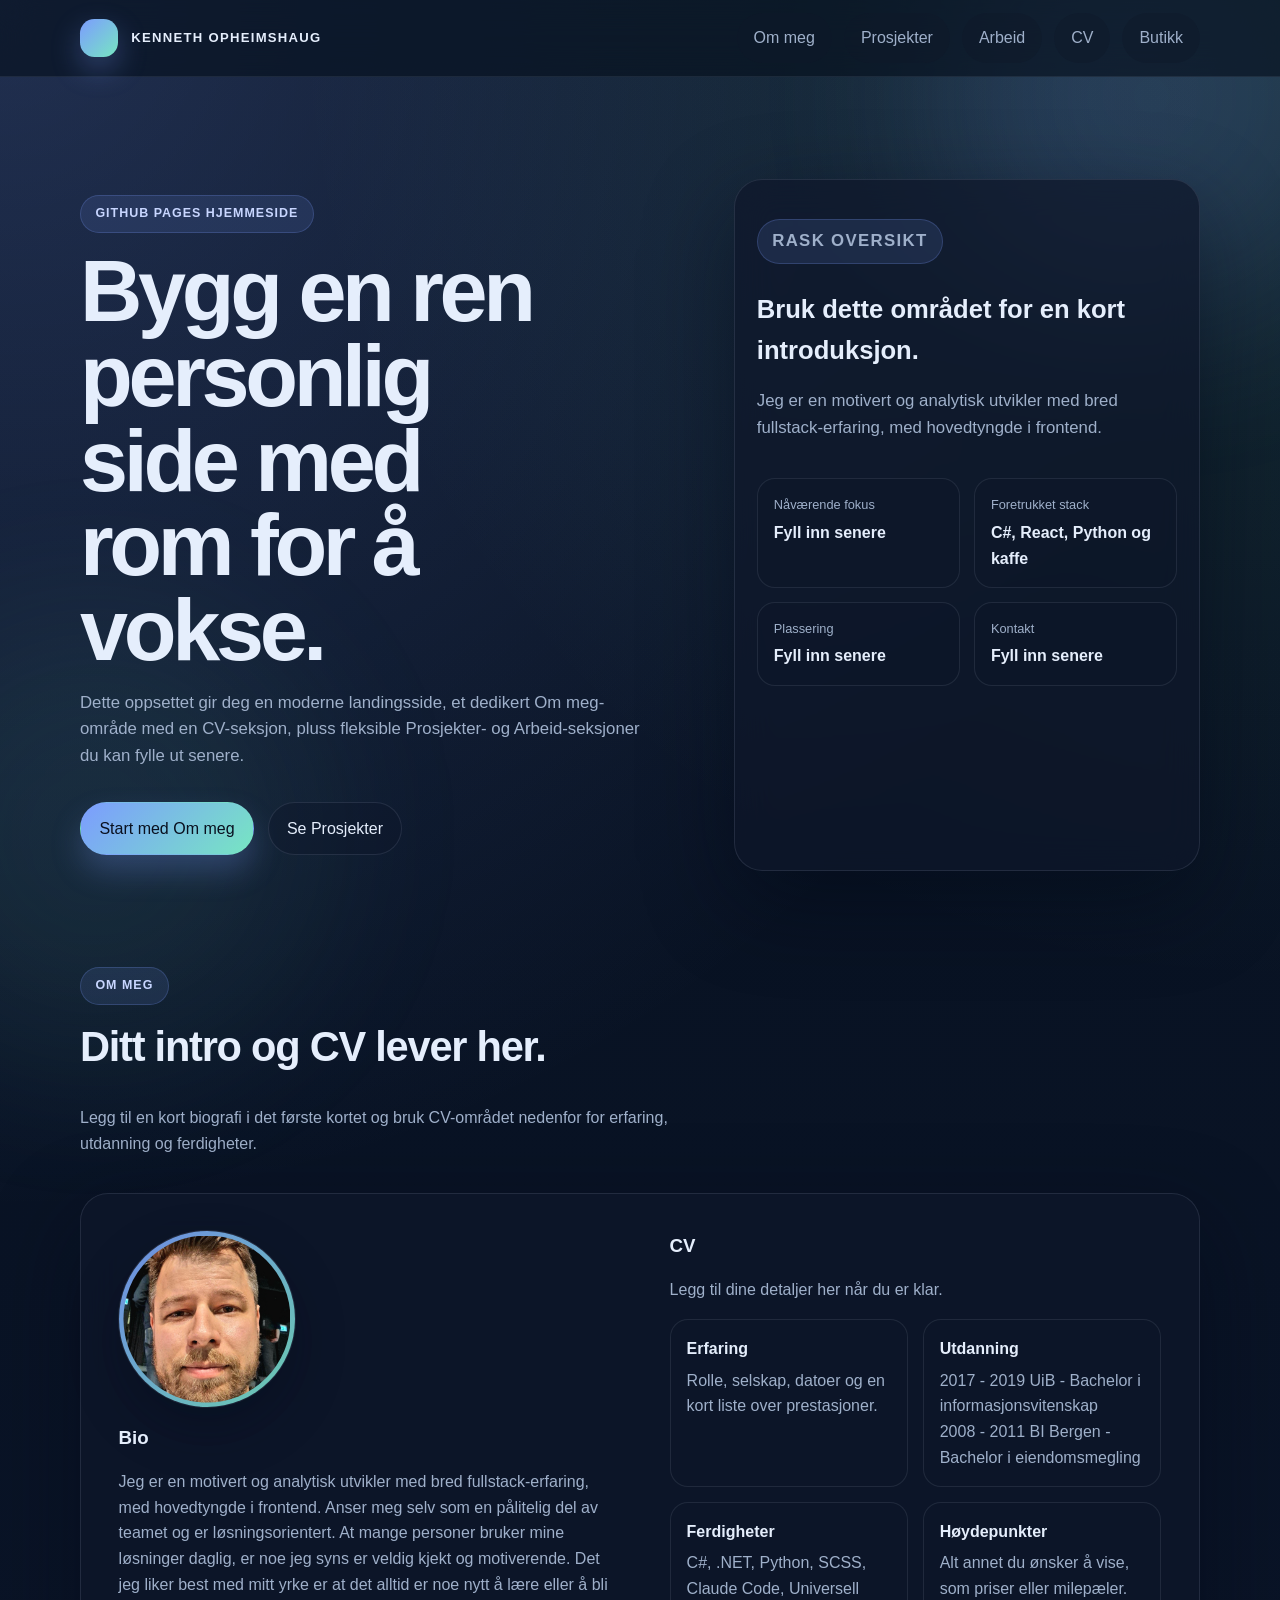
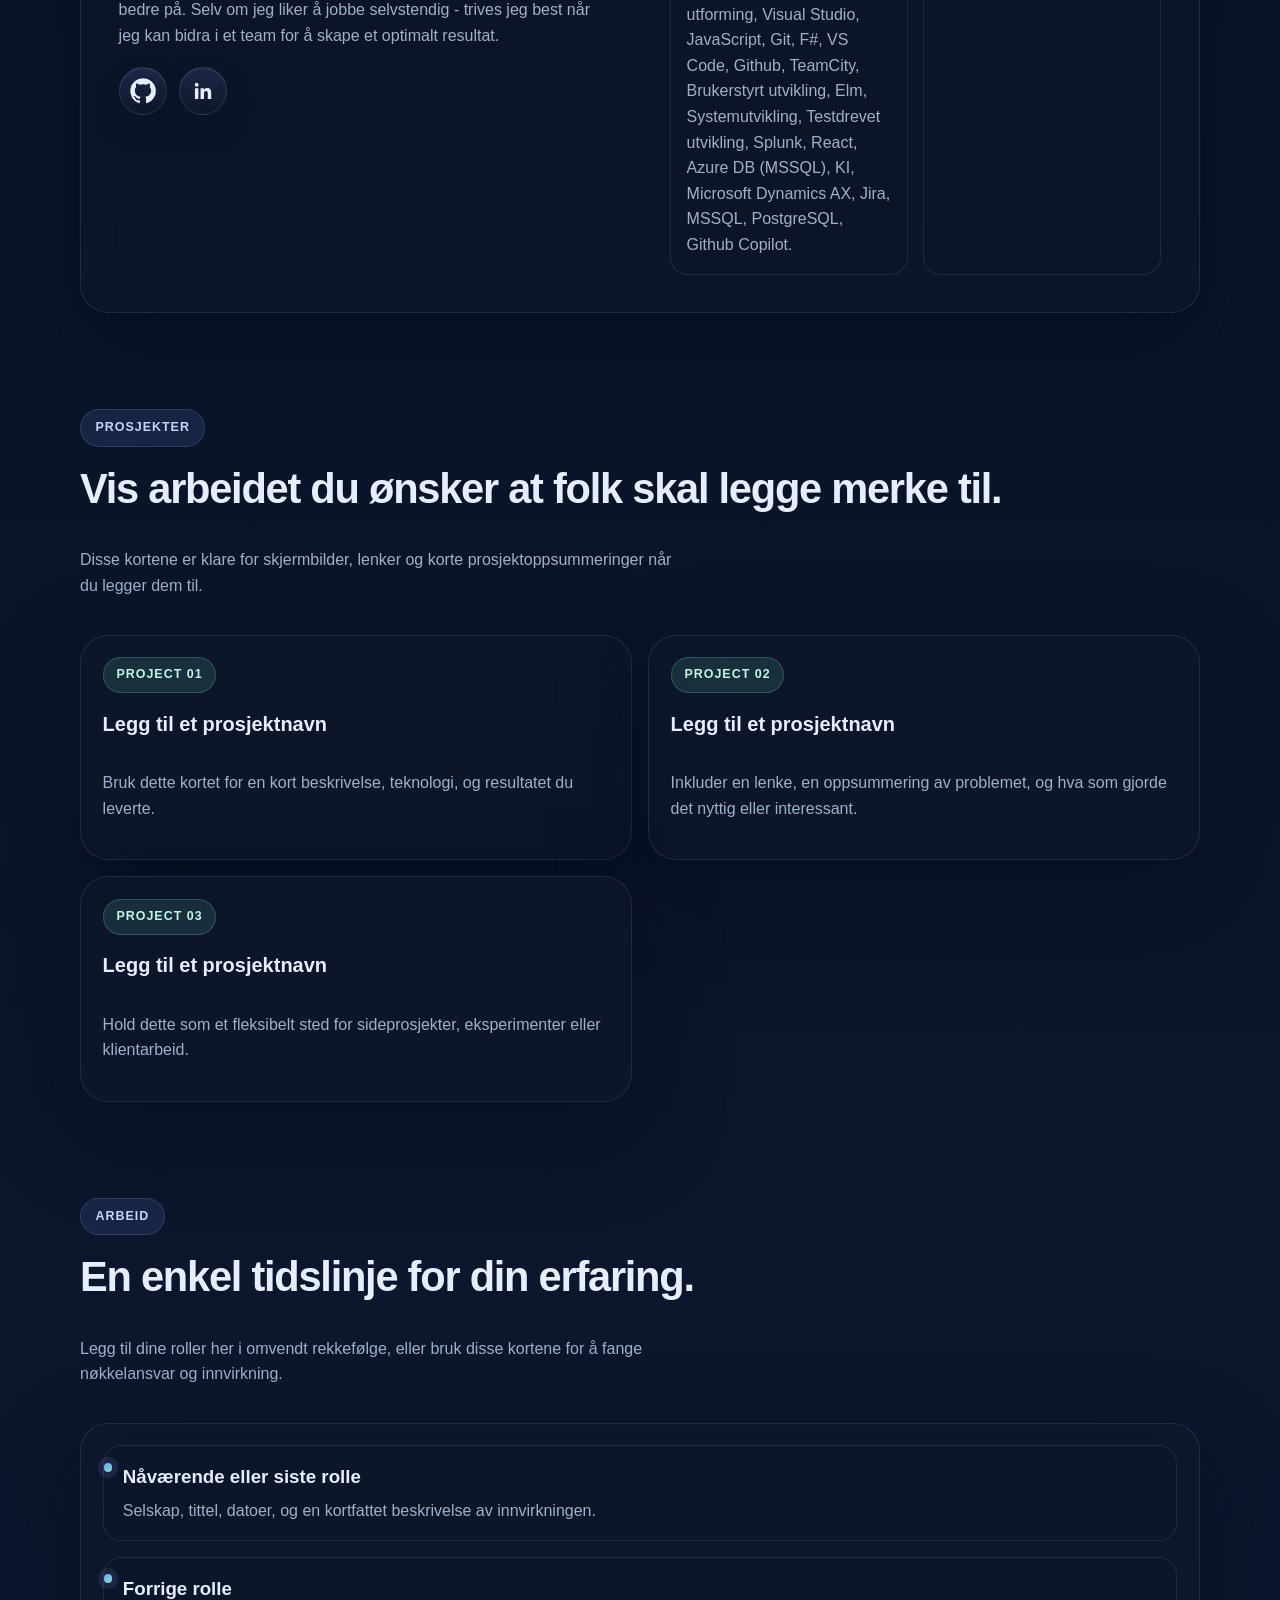
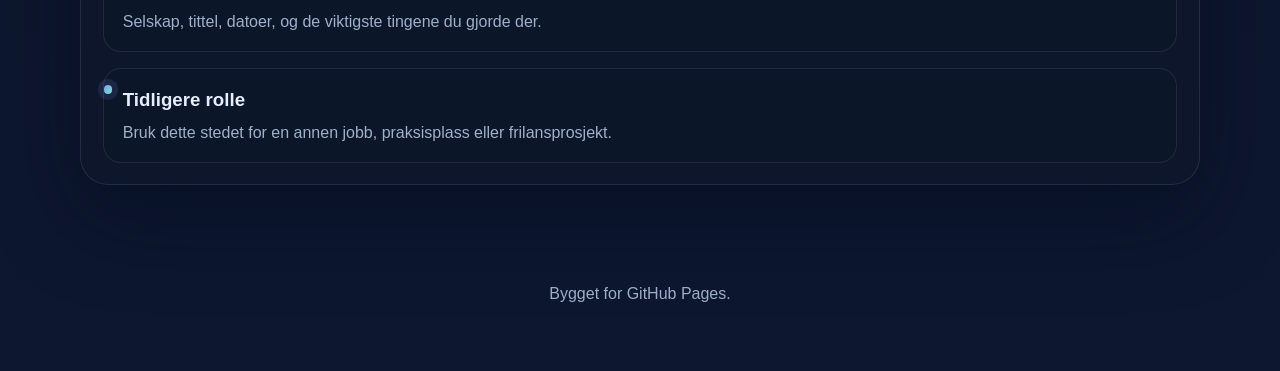
<file: index.html>
<!DOCTYPE html>
<html lang="en">
<head>
  <meta charset="UTF-8">
  <meta name="viewport" content="width=device-width, initial-scale=1.0">
  <meta name="color-scheme" content="dark">
  <meta name="theme-color" content="#08101f">
  <title>Kenneth Opheimshaug</title>
  <meta
    name="description"
    content="A modern GitHub Pages homepage with sections for About Me, Projects, and Work."
  >
  <link rel="stylesheet" href="styles.css">
</head>
<body>
  <div class="page-shell">
    <header class="site-header">
      <nav class="nav" aria-label="Primary">
        <a class="brand" href="#top">
          <span class="brand-mark" aria-hidden="true"></span>
          <span class="brand-text">Kenneth Opheimshaug</span>
        </a>

        <div class="nav-links">
          <a href="#about">Om meg</a>
          <a href="#projects">Prosjekter</a>
          <a href="#work">Arbeid</a>
          <a href="cv.html">CV</a>
          <a href="store.html">Butikk</a>
        </div>
      </nav>
    </header>

    <main id="top">
      <section class="hero">
        <div class="container hero-grid">
          <div class="hero-copy">
            <span class="kicker">GitHub Pages hjemmeside</span>
            <h1>Bygg en ren personlig side med rom for å vokse.</h1>
            <p>
              Dette oppsettet gir deg en moderne landingsside, et dedikert Om meg-område med en CV-seksjon, pluss fleksible Prosjekter- og Arbeid-seksjoner du kan fylle ut senere.
            </p>

            <div class="cta-row">
              <a class="button primary" href="#about">Start med Om meg</a>
              <a class="button secondary" href="#projects">Se Prosjekter</a>
            </div>
          </div>

          <aside class="surface card hero-card">
            <div>
              <p class="eyebrow">Rask oversikt</p>
              <h2>Bruk dette området for en kort introduksjon.</h2>
              <p>
                Jeg er en motivert og analytisk utvikler med bred fullstack-erfaring, med hovedtyngde i frontend.
              </p>
            </div>

            <div class="metric-grid">
              <div class="mini-card">
                <span>Nåværende fokus</span>
                <strong>Fyll inn senere</strong>
              </div>
              <div class="mini-card">
                <span>Foretrukket stack</span>
                <strong>C#, React, Python og kaffe</strong>
              </div>
              <div class="mini-card">
                <span>Plassering</span>
                <strong>Fyll inn senere</strong>
              </div>
              <div class="mini-card">
                <span>Kontakt</span>
                <strong>Fyll inn senere</strong>
              </div>
            </div>
          </aside>
        </div>
      </section>

      <section id="about" class="section">
        <div class="container">
          <div class="section-heading">
            <span class="eyebrow">Om meg</span>
            <h2>Ditt intro og CV lever her.</h2>
            <p>
              Legg til en kort biografi i det første kortet og bruk CV-området nedenfor for erfaring,
              utdanning og ferdigheter.
            </p>
          </div>

          <div class="surface section-card about-grid">
            <article class="card bio-card">
              <img
                class="bio-avatar"
                src="meg%20selv.jpg"
                alt="Portrait of Kenneth Opheimshaug"
              >
              <h3>Bio</h3>
              <p>
                Jeg er en motivert og analytisk utvikler med bred fullstack-erfaring, med hovedtyngde i frontend.
                Anser meg selv som en pålitelig del av teamet og er løsningsorientert. At mange personer bruker
                mine løsninger daglig, er noe jeg syns er veldig kjekt og motiverende. Det jeg liker best med mitt
                yrke er at det alltid er noe nytt å lære eller å bli bedre på.
                Selv om jeg liker å jobbe selvstendig - trives jeg best når jeg kan bidra i et team for å skape et
                optimalt resultat.
              </p>
              <div class="bio-socials" aria-label="Social links">
                <a
                  class="social-link"
                  href="https://github.com/KennethOpheimshaug"
                  target="_blank"
                  rel="noopener noreferrer"
                  aria-label="Open GitHub profile"
                >
                  <svg viewBox="0 0 24 24" aria-hidden="true">
                    <path d="M12 1.75a10.25 10.25 0 0 0-3.24 19.97c.51.09.7-.22.7-.49v-1.9c-2.86.62-3.46-1.21-3.46-1.21-.47-1.18-1.14-1.5-1.14-1.5-.93-.63.07-.62.07-.62 1.03.07 1.57 1.05 1.57 1.05.91 1.57 2.4 1.11 2.99.85.09-.66.36-1.11.65-1.37-2.28-.26-4.67-1.14-4.67-5.08 0-1.12.4-2.03 1.05-2.75-.11-.26-.45-1.31.1-2.73 0 0 .85-.27 2.8 1.05a9.66 9.66 0 0 1 5.1 0c1.94-1.32 2.79-1.05 2.79-1.05.55 1.42.21 2.47.1 2.73.66.72 1.05 1.63 1.05 2.75 0 3.95-2.39 4.82-4.68 5.07.37.32.69.95.69 1.92v2.84c0 .27.18.59.71.49A10.25 10.25 0 0 0 12 1.75Z"></path>
                  </svg>
                </a>
                <a
                  class="social-link"
                  href="https://www.linkedin.com/in/replace-with-your-profile"
                  target="_blank"
                  rel="noopener noreferrer"
                  aria-label="Open LinkedIn profile"
                  title="Replace with your LinkedIn profile URL"
                >
                  <svg viewBox="0 0 24 24" aria-hidden="true">
                    <path d="M6.94 8.5a1.56 1.56 0 1 1 0-3.13 1.56 1.56 0 0 1 0 3.13ZM5.57 9.75h2.74v8.68H5.57V9.75Zm4.46 0h2.63v1.19h.04c.37-.7 1.26-1.44 2.59-1.44 2.77 0 3.28 1.82 3.28 4.18v4.75h-2.74v-4.21c0-1-.02-2.29-1.4-2.29-1.4 0-1.62 1.09-1.62 2.22v4.28h-2.78V9.75Z"></path>
                  </svg>
                </a>
              </div>
            </article>

            <article class="card cv-card">
              <div class="card-header">
                <h3>CV</h3>
                <p>Legg til dine detaljer her når du er klar.</p>
              </div>

              <div class="cv-grid">
                <div class="cv-block">
                  <h4>Erfaring</h4>
                  <p>Rolle, selskap, datoer og en kort liste over prestasjoner.</p>
                </div>
                <div class="cv-block">
                  <h4>Utdanning</h4>
                  <p>2017 - 2019 UiB - Bachelor i informasjonsvitenskap</p>
                  <p>2008 - 2011 BI Bergen - Bachelor i eiendomsmegling</p>
                </div>
                <div class="cv-block">
                  <h4>Ferdigheter</h4>
                  <p> C#, .NET, Python, SCSS, Claude Code, Universell utforming, Visual Studio, JavaScript, Git, F#, VS Code,
                  Github, TeamCity, Brukerstyrt utvikling, Elm, Systemutvikling, Testdrevet utvikling, Splunk,
                  React, Azure DB (MSSQL), KI, Microsoft Dynamics AX, Jira, MSSQL, PostgreSQL, Github
                  Copilot.</p>
                </div>
                <div class="cv-block">
                  <h4>Høydepunkter</h4>
                  <p>Alt annet du ønsker å vise, som priser eller milepæler.</p>
                </div>
              </div>
            </article>
          </div>
        </div>
      </section>

      <section id="projects" class="section">
        <div class="container">
          <div class="section-heading">
            <span class="eyebrow">Prosjekter</span>
            <h2>Vis arbeidet du ønsker at folk skal legge merke til.</h2>
            <p>
              Disse kortene er klare for skjermbilder, lenker og korte prosjektoppsummeringer når du
              legger dem til.
            </p>
          </div>

          <div class="projects-grid">
            <article class="surface card project-card">
              <span class="project-tag">Project 01</span>
              <h3>Legg til et prosjektnavn</h3>
              <p>Bruk dette kortet for en kort beskrivelse, teknologi, og resultatet du leverte.</p>
            </article>

            <article class="surface card project-card">
              <span class="project-tag">Project 02</span>
              <h3>Legg til et prosjektnavn</h3>
              <p>Inkluder en lenke, en oppsummering av problemet, og hva som gjorde det nyttig eller interessant.</p>
            </article>

            <article class="surface card project-card">
              <span class="project-tag">Project 03</span>
              <h3>Legg til et prosjektnavn</h3>
              <p>Hold dette som et fleksibelt sted for sideprosjekter, eksperimenter eller klientarbeid.</p>
            </article>
          </div>
        </div>
      </section>

      <section id="work" class="section">
        <div class="container">
          <div class="section-heading">
            <span class="eyebrow">Arbeid</span>
            <h2>En enkel tidslinje for din erfaring.</h2>
            <p>
              Legg til dine roller her i omvendt rekkefølge, eller bruk disse kortene for å fange nøkkelansvar
              og innvirkning.
            </p>
          </div>

          <div class="surface card timeline">
            <article class="timeline-item">
              <h3>Nåværende eller siste rolle</h3>
              <p>Selskap, tittel, datoer, og en kortfattet beskrivelse av innvirkningen.</p>
            </article>

            <article class="timeline-item">
              <h3>Forrige rolle</h3>
              <p>Selskap, tittel, datoer, og de viktigste tingene du gjorde der.</p>
            </article>

            <article class="timeline-item">
              <h3>Tidligere rolle</h3>
              <p>Bruk dette stedet for en annen jobb, praksisplass eller frilansprosjekt.</p>
            </article>
          </div>
        </div>
      </section>
    </main>

    <footer class="footer">
      <div class="container">
        <p>Bygget for GitHub Pages.</p>
      </div>
    </footer>
  </div>
</body>
</html>
</file>
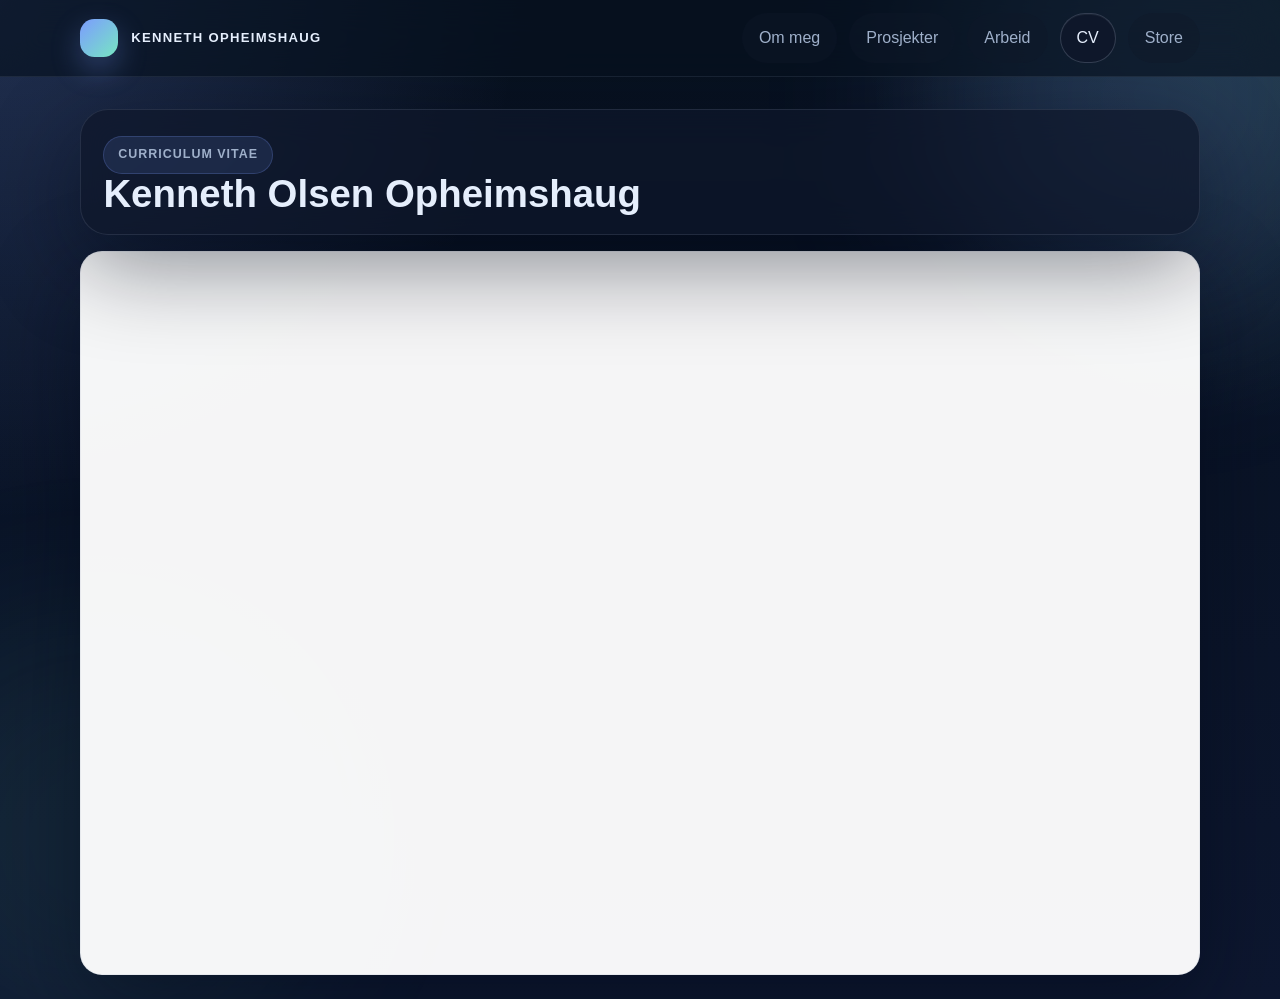
<file: cv.html>
<!DOCTYPE html>
<html lang="en">
<head>
  <meta charset="UTF-8">
  <meta name="viewport" content="width=device-width, initial-scale=1.0">
  <meta name="color-scheme" content="dark">
  <meta name="theme-color" content="#08101f">
  <title>Kenneth Opheimshaug | CV</title>
  <link rel="stylesheet" href="styles.css">
  <style>
    .cv-viewer-page {
      min-height: 100vh;
      display: flex;
      flex-direction: column;
    }

    .cv-viewer-page .page-shell {
      min-height: 100vh;
      display: flex;
      flex-direction: column;
    }

    .cv-viewer-shell {
      width: min(1120px, calc(100% - 2rem));
      margin: 0 auto;
      padding: 2rem 0 1.5rem;
      display: flex;
      flex-direction: column;
      gap: 1rem;
      flex: 1;
    }

    .cv-viewer-header {
      display: flex;
      align-items: center;
      justify-content: space-between;
      gap: 1rem;
      flex-wrap: wrap;
      padding: 1.2rem 1.4rem;
    }

    .cv-viewer-header h1 {
      margin: 0;
      font-size: clamp(1.8rem, 3vw, 2.6rem);
      line-height: 1.05;
    }

    .cv-viewer-header p {
      margin: 0.45rem 0 0;
      color: var(--muted);
    }

    .cv-frame {
      flex: 1;
      min-height: calc(100vh - 11rem);
      width: 100%;
      border: 1px solid var(--border);
      border-radius: var(--radius-lg);
      background: rgba(255, 255, 255, 0.96);
      box-shadow: var(--shadow);
    }

    .cv-viewer-actions {
      display: flex;
      gap: 0.75rem;
      flex-wrap: wrap;
    }

    @media (max-width: 700px) {
      .cv-viewer-shell {
        padding-top: 1rem;
      }

      .cv-frame {
        min-height: calc(100vh - 13rem);
      }
    }
  </style>
</head>
<body class="cv-viewer-page">
  <div class="page-shell">
    <header class="site-header">
      <nav class="nav" aria-label="Primary">
        <a class="brand" href="index.html">
          <span class="brand-mark" aria-hidden="true"></span>
          <span class="brand-text">Kenneth Opheimshaug</span>
        </a>
        <div class="nav-links">
          <a href="index.html#about">Om meg</a>
          <a href="index.html#projects">Prosjekter</a>
          <a href="index.html#work">Arbeid</a>
          <a href="cv.html" aria-current="page">CV</a>
          <a href="store.html">Store</a>
        </div>
      </nav>
    </header>

    <main class="cv-viewer-shell">
      <section class="surface card cv-viewer-header">
        <div>
          <p class="eyebrow">Curriculum Vitae</p>
          <h1>Kenneth Olsen Opheimshaug</h1>
        </div>
      </section>

      <iframe
        class="cv-frame"
        src="CV.pdf#view=FitH"
        title="Kenneth Opheimshaug CV"
      ></iframe>
    </main>
  </div>
</body>
</html>
</file>
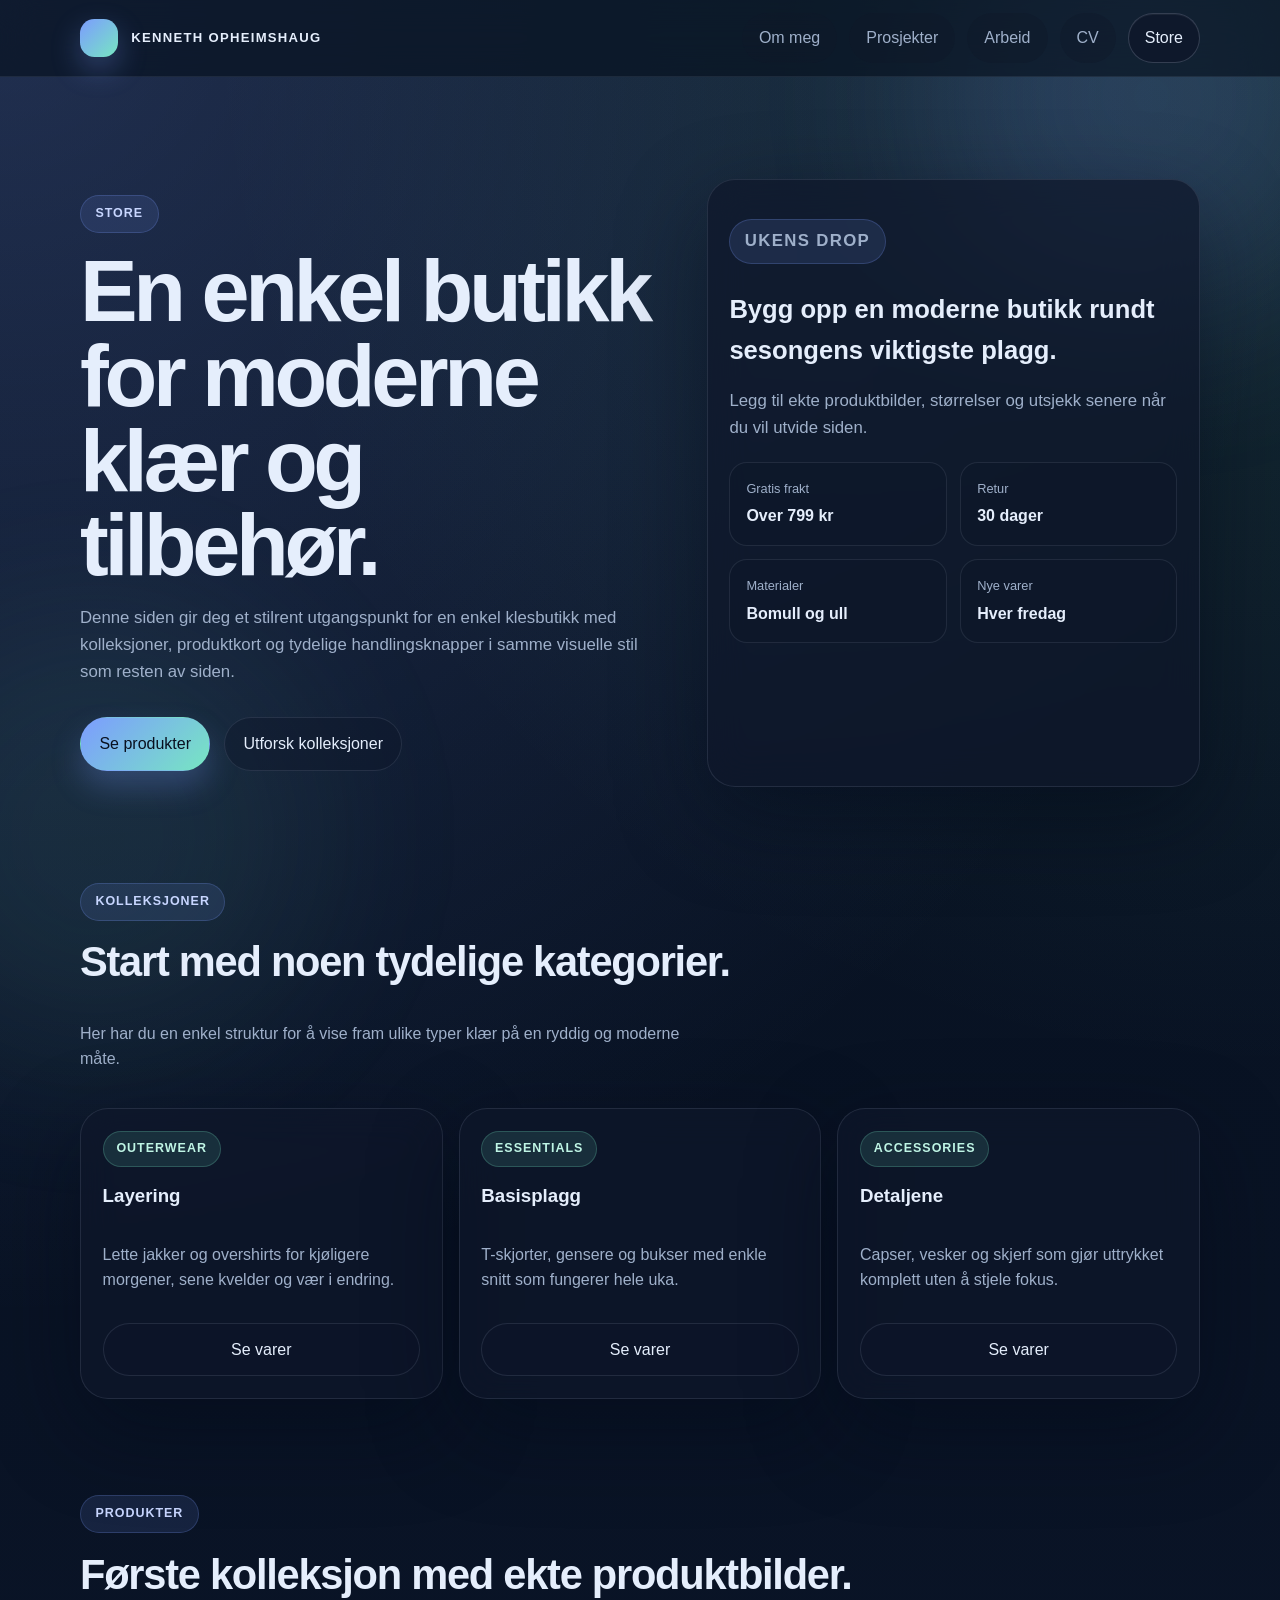
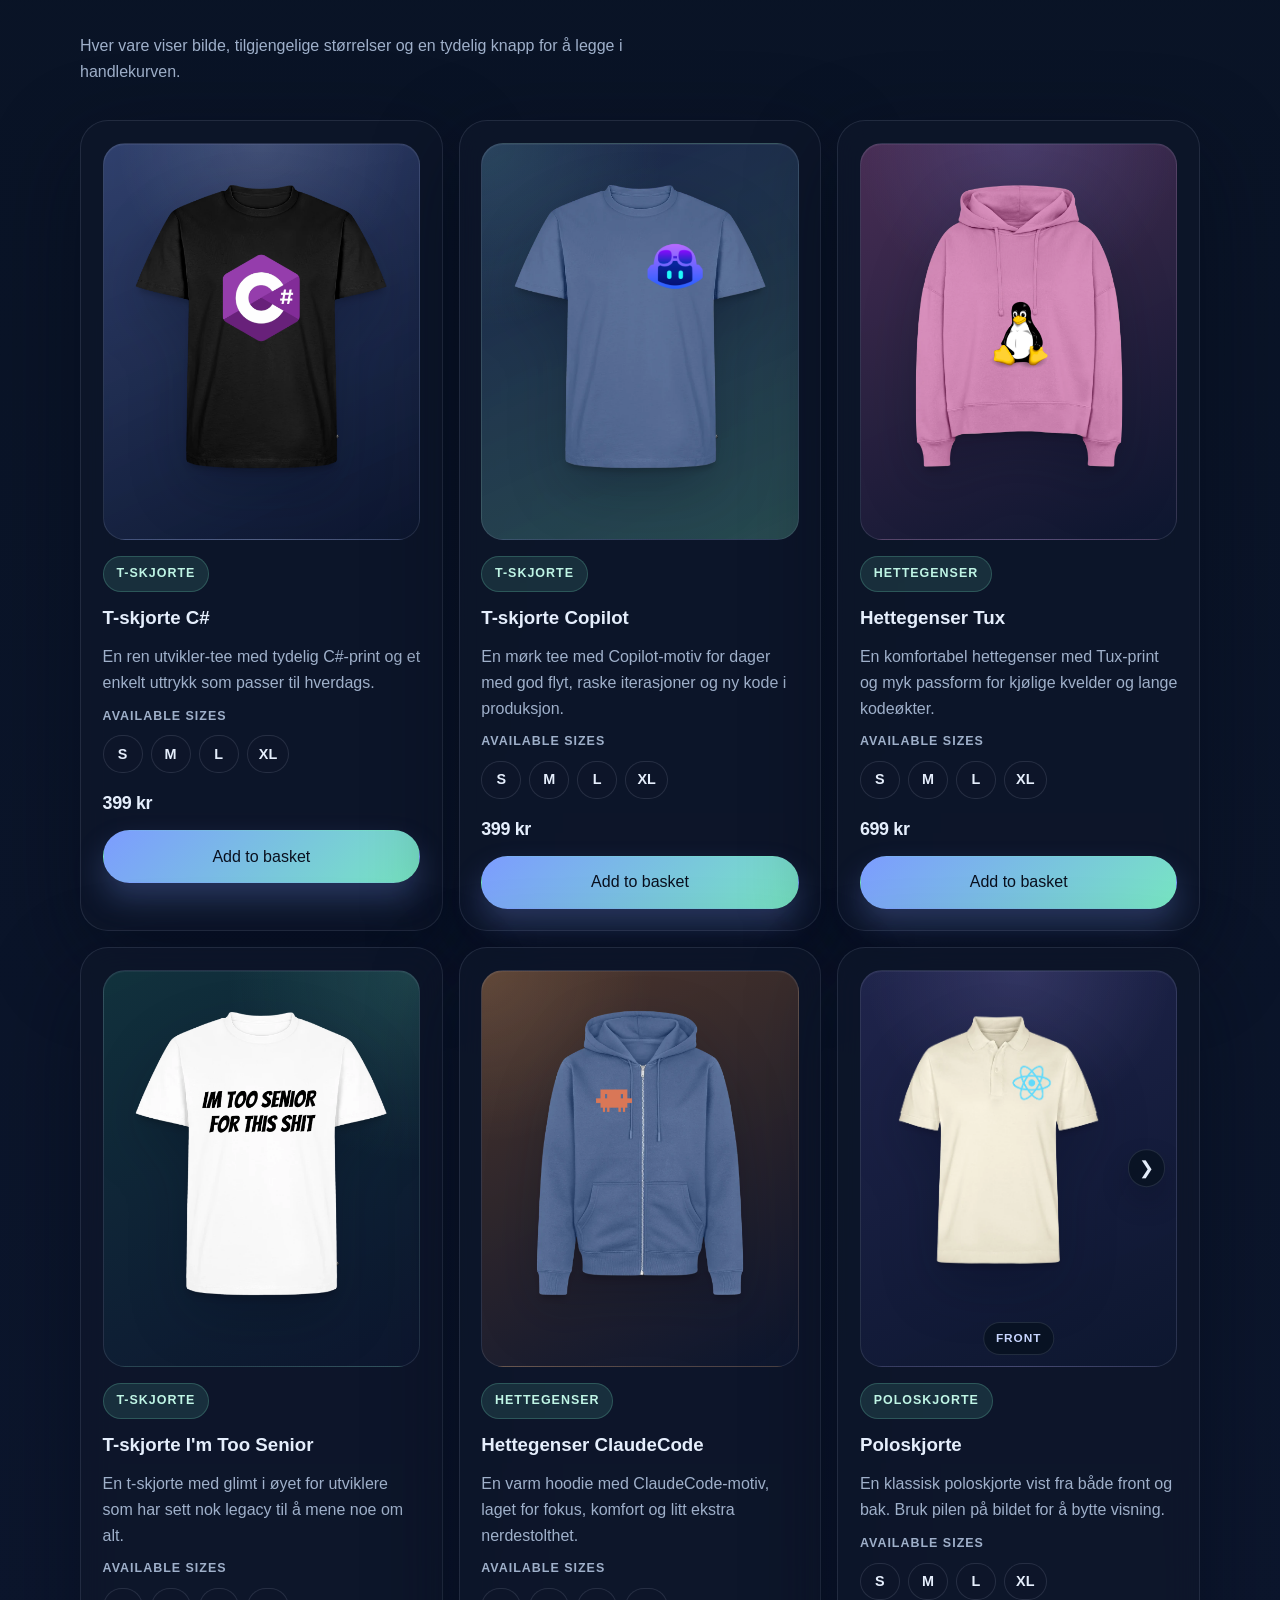
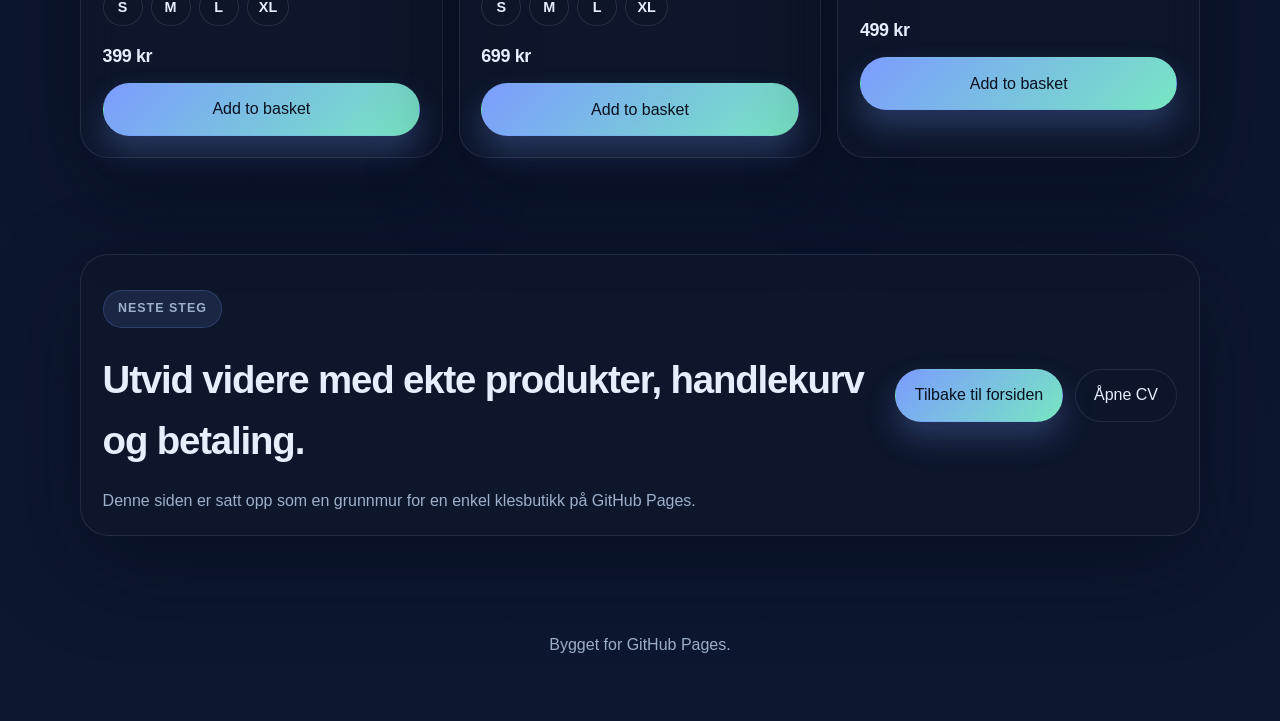
<file: store.html>
<!DOCTYPE html>
<html lang="en">
<head>
  <meta charset="UTF-8">
  <meta name="viewport" content="width=device-width, initial-scale=1.0">
  <meta name="color-scheme" content="dark">
  <meta name="theme-color" content="#08101f">
  <title>Kenneth Opheimshaug | Store</title>
  <meta
    name="description"
    content="A modern clothing store page built in the same style as the main site."
  >
  <link rel="stylesheet" href="styles.css">
</head>
<body>
  <div class="page-shell">
    <header class="site-header">
      <nav class="nav" aria-label="Primary">
        <a class="brand" href="index.html">
          <span class="brand-mark" aria-hidden="true"></span>
          <span class="brand-text">Kenneth Opheimshaug</span>
        </a>

        <div class="nav-links">
          <a href="index.html#about">Om meg</a>
          <a href="index.html#projects">Prosjekter</a>
          <a href="index.html#work">Arbeid</a>
          <a href="cv.html">CV</a>
          <a href="store.html" aria-current="page">Store</a>
        </div>
      </nav>
    </header>

    <main id="top">
      <section class="hero store-hero">
        <div class="container store-hero-grid">
          <div class="hero-copy">
            <span class="kicker">Store</span>
            <h1>En enkel butikk for moderne klær og tilbehør.</h1>
            <p>
              Denne siden gir deg et stilrent utgangspunkt for en enkel klesbutikk med kolleksjoner,
              produktkort og tydelige handlingsknapper i samme visuelle stil som resten av siden.
            </p>

            <div class="cta-row">
              <a class="button primary" href="#featured-products">Se produkter</a>
              <a class="button secondary" href="#collections">Utforsk kolleksjoner</a>
            </div>
          </div>

          <aside class="surface card store-feature-card">
            <div>
              <p class="eyebrow">Ukens drop</p>
              <h2>Bygg opp en moderne butikk rundt sesongens viktigste plagg.</h2>
              <p>
                Legg til ekte produktbilder, størrelser og utsjekk senere når du vil utvide siden.
              </p>
            </div>

            <div class="store-stat-grid">
              <div class="mini-card">
                <span>Gratis frakt</span>
                <strong>Over 799 kr</strong>
              </div>
              <div class="mini-card">
                <span>Retur</span>
                <strong>30 dager</strong>
              </div>
              <div class="mini-card">
                <span>Materialer</span>
                <strong>Bomull og ull</strong>
              </div>
              <div class="mini-card">
                <span>Nye varer</span>
                <strong>Hver fredag</strong>
              </div>
            </div>
          </aside>
        </div>
      </section>

      <section id="collections" class="section">
        <div class="container">
          <div class="section-heading">
            <span class="eyebrow">Kolleksjoner</span>
            <h2>Start med noen tydelige kategorier.</h2>
            <p>
              Her har du en enkel struktur for å vise fram ulike typer klær på en ryddig og moderne måte.
            </p>
          </div>

          <div class="store-category-grid">
            <article class="surface card store-category-card">
              <span class="project-tag">Outerwear</span>
              <h3>Layering</h3>
              <p>Lette jakker og overshirts for kjøligere morgener, sene kvelder og vær i endring.</p>
              <a class="button secondary" href="#featured-products">Se varer</a>
            </article>

            <article class="surface card store-category-card">
              <span class="project-tag">Essentials</span>
              <h3>Basisplagg</h3>
              <p>T-skjorter, gensere og bukser med enkle snitt som fungerer hele uka.</p>
              <a class="button secondary" href="#featured-products">Se varer</a>
            </article>

            <article class="surface card store-category-card">
              <span class="project-tag">Accessories</span>
              <h3>Detaljene</h3>
              <p>Capser, vesker og skjerf som gjør uttrykket komplett uten å stjele fokus.</p>
              <a class="button secondary" href="#featured-products">Se varer</a>
            </article>
          </div>
        </div>
      </section>

      <section id="featured-products" class="section">
        <div class="container">
          <div class="section-heading">
            <span class="eyebrow">Produkter</span>
            <h2>Første kolleksjon med ekte produktbilder.</h2>
            <p>
              Hver vare viser bilde, tilgjengelige størrelser og en tydelig knapp for å legge i handlekurven.
            </p>
          </div>

          <div class="store-product-grid">
            <article class="surface card product-card">
              <figure class="product-media">
                <img
                  class="product-image"
                  src="Tskjorte%20C%23.png"
                  alt="T-skjorte C#"
                >
              </figure>
              <div class="product-meta">
                <span class="project-tag">T-skjorte</span>
                <h3>T-skjorte C#</h3>
                <p>En ren utvikler-tee med tydelig C#-print og et enkelt uttrykk som passer til hverdags.</p>
                <div class="product-sizes">
                  <span class="product-size-label">Available sizes</span>
                  <div class="size-list" aria-label="Available sizes: S, M, L, XL">
                    <span class="size-chip">S</span>
                    <span class="size-chip">M</span>
                    <span class="size-chip">L</span>
                    <span class="size-chip">XL</span>
                  </div>
                </div>
              </div>
              <div class="product-actions">
                <strong class="product-price">399 kr</strong>
                <button class="button primary add-to-basket" type="button" aria-label="Add T-skjorte C# to basket">Add to basket</button>
              </div>
            </article>

            <article class="surface card product-card">
              <figure class="product-media">
                <img
                  class="product-image"
                  src="Tskjorte%20Copilot.png"
                  alt="T-skjorte Copilot"
                >
              </figure>
              <div class="product-meta">
                <span class="project-tag">T-skjorte</span>
                <h3>T-skjorte Copilot</h3>
                <p>En mørk tee med Copilot-motiv for dager med god flyt, raske iterasjoner og ny kode i produksjon.</p>
                <div class="product-sizes">
                  <span class="product-size-label">Available sizes</span>
                  <div class="size-list" aria-label="Available sizes: S, M, L, XL">
                    <span class="size-chip">S</span>
                    <span class="size-chip">M</span>
                    <span class="size-chip">L</span>
                    <span class="size-chip">XL</span>
                  </div>
                </div>
              </div>
              <div class="product-actions">
                <strong class="product-price">399 kr</strong>
                <button class="button primary add-to-basket" type="button" aria-label="Add T-skjorte Copilot to basket">Add to basket</button>
              </div>
            </article>

            <article class="surface card product-card">
              <figure class="product-media">
                <img
                  class="product-image"
                  src="Hettegenser%20Tux.png"
                  alt="Hettegenser Tux"
                >
              </figure>
              <div class="product-meta">
                <span class="project-tag">Hettegenser</span>
                <h3>Hettegenser Tux</h3>
                <p>En komfortabel hettegenser med Tux-print og myk passform for kjølige kvelder og lange kodeøkter.</p>
                <div class="product-sizes">
                  <span class="product-size-label">Available sizes</span>
                  <div class="size-list" aria-label="Available sizes: S, M, L, XL">
                    <span class="size-chip">S</span>
                    <span class="size-chip">M</span>
                    <span class="size-chip">L</span>
                    <span class="size-chip">XL</span>
                  </div>
                </div>
              </div>
              <div class="product-actions">
                <strong class="product-price">699 kr</strong>
                <button class="button primary add-to-basket" type="button" aria-label="Add Hettegenser Tux to basket">Add to basket</button>
              </div>
            </article>

            <article class="surface card product-card">
              <figure class="product-media">
                <img
                  class="product-image"
                  src="Tskjorte%20Im%20too%20senior.png"
                  alt="T-skjorte I'm Too Senior"
                >
              </figure>
              <div class="product-meta">
                <span class="project-tag">T-skjorte</span>
                <h3>T-skjorte I&apos;m Too Senior</h3>
                <p>En t-skjorte med glimt i øyet for utviklere som har sett nok legacy til å mene noe om alt.</p>
                <div class="product-sizes">
                  <span class="product-size-label">Available sizes</span>
                  <div class="size-list" aria-label="Available sizes: S, M, L, XL">
                    <span class="size-chip">S</span>
                    <span class="size-chip">M</span>
                    <span class="size-chip">L</span>
                    <span class="size-chip">XL</span>
                  </div>
                </div>
              </div>
              <div class="product-actions">
                <strong class="product-price">399 kr</strong>
                <button class="button primary add-to-basket" type="button" aria-label="Add T-skjorte I'm Too Senior to basket">Add to basket</button>
              </div>
            </article>

            <article class="surface card product-card">
              <figure class="product-media">
                <img
                  class="product-image"
                  src="Hettegenser%20ClaudeCode.png"
                  alt="Hettegenser ClaudeCode"
                >
              </figure>
              <div class="product-meta">
                <span class="project-tag">Hettegenser</span>
                <h3>Hettegenser ClaudeCode</h3>
                <p>En varm hoodie med ClaudeCode-motiv, laget for fokus, komfort og litt ekstra nerdestolthet.</p>
                <div class="product-sizes">
                  <span class="product-size-label">Available sizes</span>
                  <div class="size-list" aria-label="Available sizes: S, M, L, XL">
                    <span class="size-chip">S</span>
                    <span class="size-chip">M</span>
                    <span class="size-chip">L</span>
                    <span class="size-chip">XL</span>
                  </div>
                </div>
              </div>
              <div class="product-actions">
                <strong class="product-price">699 kr</strong>
                <button class="button primary add-to-basket" type="button" aria-label="Add Hettegenser ClaudeCode to basket">Add to basket</button>
              </div>
            </article>

            <article class="surface card product-card">
              <figure class="product-media product-media-carousel" data-product-carousel>
                <img
                  class="product-image"
                  src="Poloskjorte%20front.png"
                  alt="Poloskjorte front"
                  data-view-label="Front"
                >
                <img
                  class="product-image"
                  src="Poloskjorte%20bak.png"
                  alt="Poloskjorte bak"
                  data-view-label="Bak"
                  hidden
                >
                <button
                  class="product-carousel-arrow"
                  type="button"
                  aria-label="Bytt mellom front og bak på poloskjorte"
                  data-carousel-toggle
                >
                  <span aria-hidden="true">&#10095;</span>
                </button>
                <figcaption class="product-carousel-caption" data-carousel-caption>Front</figcaption>
              </figure>
              <div class="product-meta">
                <span class="project-tag">Poloskjorte</span>
                <h3>Poloskjorte</h3>
                <p>En klassisk poloskjorte vist fra både front og bak. Bruk pilen på bildet for å bytte visning.</p>
                <div class="product-sizes">
                  <span class="product-size-label">Available sizes</span>
                  <div class="size-list" aria-label="Available sizes: S, M, L, XL">
                    <span class="size-chip">S</span>
                    <span class="size-chip">M</span>
                    <span class="size-chip">L</span>
                    <span class="size-chip">XL</span>
                  </div>
                </div>
              </div>
              <div class="product-actions">
                <strong class="product-price">499 kr</strong>
                <button class="button primary add-to-basket" type="button" aria-label="Add Poloskjorte to basket">Add to basket</button>
              </div>
            </article>
          </div>
        </div>
      </section>

      <section class="section">
        <div class="container">
          <div class="surface card store-banner">
            <div>
              <p class="eyebrow">Neste steg</p>
              <h2>Utvid videre med ekte produkter, handlekurv og betaling.</h2>
              <p>
                Denne siden er satt opp som en grunnmur for en enkel klesbutikk på GitHub Pages.
              </p>
            </div>

            <div class="store-banner-actions">
              <a class="button primary" href="index.html">Tilbake til forsiden</a>
              <a class="button secondary" href="cv.html">Åpne CV</a>
            </div>
          </div>
        </div>
      </section>
    </main>

    <footer class="footer">
      <div class="container">
        <p>Bygget for GitHub Pages.</p>
      </div>
    </footer>
  </div>
  <script>
    document.querySelectorAll("[data-product-carousel]").forEach((carousel) => {
      const images = Array.from(carousel.querySelectorAll(".product-image"));
      const caption = carousel.querySelector("[data-carousel-caption]");
      const toggleButton = carousel.querySelector("[data-carousel-toggle]");
      let currentIndex = 0;

      const render = () => {
        images.forEach((image, index) => {
          image.hidden = index !== currentIndex;
        });

        if (caption) {
          caption.textContent = images[currentIndex].dataset.viewLabel || "";
        }
      };

      if (toggleButton) {
        toggleButton.addEventListener("click", () => {
          currentIndex = currentIndex === 0 ? 1 : 0;
          render();
        });
      }

      render();
    });
  </script>
</body>
</html>
</file>
<file: styles.css>
:root {
  color-scheme: dark;
  --bg: #07111f;
  --bg-2: #0d1730;
  --surface: rgba(15, 23, 42, 0.72);
  --surface-strong: rgba(15, 23, 42, 0.92);
  --border: rgba(148, 163, 184, 0.16);
  --border-strong: rgba(148, 163, 184, 0.28);
  --text: #e5eefc;
  --muted: #9fb0ca;
  --accent: #7c9cff;
  --accent-2: #77e6c2;
  --shadow: 0 30px 90px rgba(2, 8, 23, 0.45);
  --radius-xl: 28px;
  --radius-lg: 22px;
  --radius-md: 18px;
}

* {
  box-sizing: border-box;
}

html {
  scroll-behavior: smooth;
}

body {
  margin: 0;
  min-height: 100vh;
  color: var(--text);
  font-family: Inter, "Segoe UI", -apple-system, BlinkMacSystemFont, "Helvetica Neue", sans-serif;
  line-height: 1.6;
  background:
    radial-gradient(circle at top left, rgba(124, 156, 255, 0.22), transparent 32%),
    radial-gradient(circle at top right, rgba(119, 230, 194, 0.14), transparent 26%),
    linear-gradient(180deg, var(--bg), var(--bg-2));
}

body::before,
body::after {
  content: "";
  position: fixed;
  inset: auto;
  width: 28rem;
  height: 28rem;
  border-radius: 50%;
  filter: blur(90px);
  opacity: 0.35;
  pointer-events: none;
  z-index: -1;
}

body::before {
  top: -8rem;
  right: -6rem;
  background: rgba(124, 156, 255, 0.5);
}

body::after {
  bottom: -10rem;
  left: -8rem;
  background: rgba(119, 230, 194, 0.24);
}

a {
  color: inherit;
}

a:focus-visible,
button:focus-visible {
  outline: 2px solid rgba(124, 156, 255, 0.9);
  outline-offset: 3px;
}

.page-shell {
  position: relative;
  isolation: isolate;
}

.container {
  width: min(1120px, calc(100% - 2rem));
  margin: 0 auto;
}

.site-header {
  position: sticky;
  top: 0;
  z-index: 20;
  backdrop-filter: blur(20px);
  background: rgba(7, 17, 31, 0.66);
  border-bottom: 1px solid rgba(148, 163, 184, 0.12);
}

.nav {
  width: min(1120px, calc(100% - 2rem));
  margin: 0 auto;
  min-height: 4.75rem;
  display: flex;
  align-items: center;
  justify-content: space-between;
  gap: 1rem;
}

.brand {
  display: inline-flex;
  align-items: center;
  gap: 0.8rem;
  text-decoration: none;
  font-weight: 700;
  letter-spacing: 0.08em;
  text-transform: uppercase;
  white-space: nowrap;
}

.brand-mark {
  width: 2.4rem;
  height: 2.4rem;
  border-radius: 0.9rem;
  background: linear-gradient(135deg, var(--accent), var(--accent-2));
  box-shadow: 0 12px 30px rgba(124, 156, 255, 0.32);
}

.brand-text {
  font-size: 0.82rem;
}

.nav-links {
  display: flex;
  flex-wrap: wrap;
  gap: 0.75rem;
}

.nav-links a {
  text-decoration: none;
  color: var(--muted);
  padding: 0.7rem 1rem;
  border-radius: 999px;
  border: 1px solid transparent;
  background: rgba(15, 23, 42, 0.4);
  transition: transform 160ms ease, border-color 160ms ease, color 160ms ease, background 160ms ease;
}

.nav-links a:hover,
.nav-links a:focus-visible {
  color: var(--text);
  border-color: var(--border-strong);
  background: rgba(15, 23, 42, 0.8);
  transform: translateY(-1px);
}

.nav-links a[aria-current="page"] {
  color: var(--text);
  border-color: var(--border-strong);
  background: rgba(15, 23, 42, 0.8);
  box-shadow: inset 0 1px 0 rgba(229, 238, 252, 0.06);
}

.hero {
  padding: clamp(4rem, 8vw, 7rem) 0 3rem;
}

.hero-grid {
  display: grid;
  grid-template-columns: minmax(0, 1.15fr) minmax(0, 0.85fr);
  gap: 1.5rem;
  align-items: stretch;
}

.hero-copy {
  padding: 1rem 0;
}

.kicker,
.eyebrow,
.project-tag {
  display: inline-flex;
  align-items: center;
  width: fit-content;
  border-radius: 999px;
  font-size: 0.78rem;
  font-weight: 700;
  letter-spacing: 0.08em;
  text-transform: uppercase;
}

.kicker,
.eyebrow {
  padding: 0.5rem 0.9rem;
  background: rgba(124, 156, 255, 0.12);
  color: #c8d6ff;
  border: 1px solid rgba(124, 156, 255, 0.22);
}

.project-tag {
  padding: 0.45rem 0.8rem;
  background: rgba(119, 230, 194, 0.12);
  color: #bff5e5;
  border: 1px solid rgba(119, 230, 194, 0.22);
}

.hero h1 {
  margin: 1rem 0 1rem;
  font-size: clamp(2.8rem, 7vw, 5.4rem);
  line-height: 0.98;
  letter-spacing: -0.05em;
  max-width: 10ch;
}

.hero p,
.section-heading p,
.card p,
.timeline-item p {
  color: var(--muted);
}

.hero p {
  max-width: 60ch;
  font-size: 1.05rem;
}

.cta-row {
  margin-top: 2rem;
  display: flex;
  flex-wrap: wrap;
  gap: 0.85rem;
}

.button {
  display: inline-flex;
  align-items: center;
  justify-content: center;
  min-height: 3rem;
  padding: 0.8rem 1.15rem;
  border: 1px solid transparent;
  border-radius: 999px;
  text-decoration: none;
  font-weight: 700;
  font: inherit;
  cursor: pointer;
  appearance: none;
  transition: transform 160ms ease, box-shadow 160ms ease, background 160ms ease, color 160ms ease;
}

.button:hover,
.button:focus-visible {
  transform: translateY(-1px);
}

.button.primary {
  color: #09101f;
  background: linear-gradient(135deg, var(--accent), var(--accent-2));
  box-shadow: 0 16px 30px rgba(124, 156, 255, 0.25);
}

.button.secondary {
  color: var(--text);
  background: rgba(15, 23, 42, 0.45);
  border: 1px solid var(--border);
}

.surface {
  background: var(--surface);
  border: 1px solid var(--border);
  border-radius: var(--radius-xl);
  box-shadow: var(--shadow);
  backdrop-filter: blur(18px);
}

.card {
  padding: 1.35rem;
}

.hero-card {
  display: grid;
  gap: 1.25rem;
  align-content: start;
}

.hero-card h2,
.section-heading h2,
.card h3 {
  margin: 0;
}

.hero-card h2 {
  margin-top: 0.55rem;
  font-size: 1.6rem;
}

.metric-grid {
  display: grid;
  grid-template-columns: repeat(2, minmax(0, 1fr));
  gap: 0.85rem;
}

.mini-card,
.cv-block,
.timeline-item {
  padding: 1rem;
  border-radius: var(--radius-md);
  background: rgba(15, 23, 42, 0.52);
  border: 1px solid rgba(148, 163, 184, 0.14);
}

.mini-card span {
  display: block;
  font-size: 0.8rem;
  color: var(--muted);
  margin-bottom: 0.25rem;
}

.mini-card strong {
  font-size: 1rem;
}

.section {
  padding: 3rem 0;
}

.section-heading {
  display: grid;
  gap: 0.55rem;
  margin-bottom: 1.25rem;
}

.section-heading h2 {
  font-size: clamp(1.8rem, 4vw, 2.6rem);
  letter-spacing: -0.03em;
}

.section-heading p {
  max-width: 68ch;
}

.section-card {
  padding: 1rem;
}

.about-grid,
.projects-grid {
  display: grid;
  grid-template-columns: repeat(2, minmax(0, 1fr));
  gap: 1rem;
}

.about-grid {
  align-items: start;
}

.bio-card {
  display: grid;
  gap: 1rem;
}

.bio-card p {
  margin: 0;
}

.bio-avatar {
  display: block;
  width: clamp(8.5rem, 28vw, 11rem);
  aspect-ratio: 1;
  object-fit: cover;
  border-radius: 50%;
  justify-self: start;
  padding: 0.28rem;
  background:
    linear-gradient(135deg, rgba(124, 156, 255, 0.88), rgba(119, 230, 194, 0.88));
  box-shadow:
    0 22px 48px rgba(2, 8, 23, 0.34),
    0 0 0 1px rgba(148, 163, 184, 0.18);
}

.bio-socials {
  display: flex;
  flex-wrap: wrap;
  gap: 0.75rem;
  margin-top: 0.15rem;
}

.social-link {
  display: inline-flex;
  align-items: center;
  justify-content: center;
  width: 3rem;
  height: 3rem;
  padding: 0.5rem;
  border-radius: 50%;
  color: var(--text);
  text-decoration: none;
  border: 1px solid rgba(148, 163, 184, 0.18);
  background:
    linear-gradient(180deg, rgba(124, 156, 255, 0.14), rgba(15, 23, 42, 0.82));
  box-shadow:
    inset 0 1px 0 rgba(229, 238, 252, 0.06),
    0 14px 28px rgba(2, 8, 23, 0.22);
  transition:
    transform 160ms ease,
    border-color 160ms ease,
    background 160ms ease,
    box-shadow 160ms ease;
}

.social-link:hover,
.social-link:focus-visible {
  transform: translateY(-2px);
  border-color: rgba(124, 156, 255, 0.38);
  background:
    linear-gradient(180deg, rgba(124, 156, 255, 0.24), rgba(15, 23, 42, 0.92));
  box-shadow:
    inset 0 1px 0 rgba(229, 238, 252, 0.08),
    0 18px 34px rgba(124, 156, 255, 0.18);
}

.social-link svg {
  display: block;
  width: 100%;
  height: 100%;
  fill: currentColor;
}

.card-header {
  margin-bottom: 1rem;
}

.card-header p {
  margin-bottom: 0;
}

.cv-grid {
  display: grid;
  grid-template-columns: repeat(2, minmax(0, 1fr));
  gap: 0.9rem;
}

.cv-block h4 {
  margin: 0 0 0.4rem;
  font-size: 1rem;
}

.cv-block p,
.timeline-item p {
  margin: 0;
}

.project-card {
  display: grid;
  gap: 0.9rem;
}

.project-card h3 {
  font-size: 1.25rem;
}

.timeline {
  display: grid;
  gap: 1rem;
}

.timeline-item {
  position: relative;
  padding-left: 1.2rem;
}

.timeline-item::before {
  content: "";
  position: absolute;
  left: 0;
  top: 1.05rem;
  width: 0.55rem;
  height: 0.55rem;
  border-radius: 50%;
  background: linear-gradient(135deg, var(--accent), var(--accent-2));
  box-shadow: 0 0 0 6px rgba(124, 156, 255, 0.12);
}

.timeline-item h3 {
  margin: 0 0 0.35rem;
}

.store-hero-grid {
  display: grid;
  grid-template-columns: minmax(0, 1.1fr) minmax(0, 0.9fr);
  gap: 1.5rem;
  align-items: stretch;
}

.store-hero h1 {
  max-width: 12ch;
}

.store-feature-card {
  display: grid;
  gap: 1.25rem;
  align-content: start;
}

.store-feature-card h2 {
  margin: 0.55rem 0 0;
  font-size: 1.6rem;
}

.store-feature-card p:last-child {
  margin-bottom: 0;
}

.store-stat-grid {
  display: grid;
  grid-template-columns: repeat(2, minmax(0, 1fr));
  gap: 0.85rem;
}

.store-category-grid,
.store-product-grid {
  display: grid;
  gap: 1rem;
}

.store-category-grid {
  grid-template-columns: repeat(auto-fit, minmax(220px, 1fr));
}

.store-product-grid {
  grid-template-columns: repeat(auto-fit, minmax(280px, 1fr));
}

.store-category-card,
.product-card {
  height: 100%;
}

.store-category-card {
  display: grid;
  gap: 0.9rem;
  align-content: start;
}

.product-card {
  display: grid;
  gap: 1rem;
  align-content: start;
}

.product-media {
  position: relative;
  margin: 0;
  aspect-ratio: 4 / 5;
  display: grid;
  place-items: center;
  overflow: hidden;
  padding: 0.45rem;
  border-radius: var(--radius-lg);
  border: 1px solid rgba(148, 163, 184, 0.18);
  background:
    radial-gradient(circle at top, rgba(229, 238, 252, 0.12), transparent 34%),
    linear-gradient(155deg, rgba(124, 156, 255, 0.32), rgba(13, 23, 48, 0.95));
  box-shadow: inset 0 1px 0 rgba(229, 238, 252, 0.06);
}

.product-image {
  display: block;
  width: 200%;
  height: 200%;
  object-fit: contain;
  object-position: center;
  filter: drop-shadow(0 22px 28px rgba(2, 8, 23, 0.24));
}

.product-image[hidden] {
  display: none;
}

.product-media-carousel {
  padding: 0.45rem 3rem 2rem 0.45rem;
}

.product-media-carousel .product-image {
  width: 200%;
  height: 200%;
}

.store-product-grid .product-card:nth-child(2) .product-media {
  background:
    radial-gradient(circle at top left, rgba(119, 230, 194, 0.16), transparent 36%),
    linear-gradient(155deg, rgba(28, 39, 77, 0.96), rgba(119, 230, 194, 0.26));
}

.store-product-grid .product-card:nth-child(3) .product-media {
  background:
    radial-gradient(circle at top, rgba(124, 156, 255, 0.16), transparent 38%),
    linear-gradient(155deg, rgba(78, 48, 89, 0.92), rgba(13, 23, 48, 0.96));
}

.store-product-grid .product-card:nth-child(4) .product-media {
  background:
    radial-gradient(circle at top right, rgba(119, 230, 194, 0.14), transparent 38%),
    linear-gradient(155deg, rgba(18, 52, 63, 0.94), rgba(13, 23, 48, 0.98));
}

.store-product-grid .product-card:nth-child(5) .product-media {
  background:
    radial-gradient(circle at top left, rgba(255, 214, 160, 0.12), transparent 34%),
    linear-gradient(155deg, rgba(84, 57, 44, 0.9), rgba(13, 23, 48, 0.98));
}

.store-product-grid .product-card:nth-child(6) .product-media {
  background:
    radial-gradient(circle at top, rgba(184, 170, 255, 0.14), transparent 36%),
    linear-gradient(155deg, rgba(33, 38, 79, 0.94), rgba(13, 23, 48, 0.98));
}

.product-meta {
  display: grid;
  gap: 0.7rem;
}

.product-meta p {
  margin: 0;
}

.product-sizes {
  display: grid;
  gap: 0.55rem;
}

.product-size-label {
  color: var(--muted);
  font-size: 0.78rem;
  font-weight: 700;
  letter-spacing: 0.08em;
  text-transform: uppercase;
}

.size-list {
  display: flex;
  flex-wrap: wrap;
  gap: 0.5rem;
}

.size-chip {
  min-width: 2.5rem;
  padding: 0.4rem 0.7rem;
  border-radius: 999px;
  border: 1px solid rgba(148, 163, 184, 0.18);
  background: rgba(15, 23, 42, 0.55);
  color: var(--text);
  text-align: center;
  font-size: 0.9rem;
  font-weight: 700;
}

.product-price {
  font-size: 1.12rem;
  letter-spacing: -0.02em;
}

.product-actions {
  display: grid;
  gap: 0.75rem;
  margin-top: auto;
}

.add-to-basket {
  width: 100%;
  box-shadow: 0 16px 30px rgba(124, 156, 255, 0.2);
}

.product-carousel-arrow {
  position: absolute;
  top: 50%;
  right: 0.7rem;
  z-index: 1;
  width: 2.35rem;
  height: 2.35rem;
  display: inline-flex;
  align-items: center;
  justify-content: center;
  border: 1px solid rgba(148, 163, 184, 0.18);
  border-radius: 50%;
  background: rgba(7, 17, 31, 0.78);
  color: var(--text);
  cursor: pointer;
  transform: translateY(-50%);
  box-shadow: 0 14px 28px rgba(2, 8, 23, 0.22);
  transition: transform 160ms ease, border-color 160ms ease, background 160ms ease;
}

.product-carousel-arrow:hover,
.product-carousel-arrow:focus-visible {
  border-color: rgba(124, 156, 255, 0.4);
  background: rgba(15, 23, 42, 0.96);
  transform: translateY(-50%) scale(1.04);
}

.product-carousel-arrow span {
  font-size: 1.15rem;
  line-height: 1;
}

.product-carousel-caption {
  position: absolute;
  left: 50%;
  bottom: 0.7rem;
  transform: translateX(-50%);
  margin: 0;
  padding: 0.35rem 0.75rem;
  border-radius: 999px;
  border: 1px solid rgba(148, 163, 184, 0.18);
  background: rgba(7, 17, 31, 0.78);
  color: #c8d6ff;
  font-size: 0.74rem;
  font-weight: 700;
  letter-spacing: 0.08em;
  text-transform: uppercase;
}

.store-banner {
  display: grid;
  grid-template-columns: minmax(0, 1.2fr) auto;
  gap: 1rem;
  align-items: center;
}

.store-banner h2 {
  margin: 0.55rem 0 0;
  font-size: clamp(1.7rem, 4vw, 2.4rem);
  letter-spacing: -0.03em;
}

.store-banner p:last-child {
  margin-bottom: 0;
}

.store-banner-actions {
  display: flex;
  gap: 0.75rem;
  flex-wrap: wrap;
  justify-content: flex-end;
}

.footer {
  padding: 2rem 0 3rem;
  text-align: center;
  color: var(--muted);
}

section {
  scroll-margin-top: 5.5rem;
}

@media (max-width: 900px) {
  .site-header {
    position: static;
  }

  .nav,
  .hero-grid,
  .store-hero-grid,
  .about-grid,
  .projects-grid,
  .cv-grid,
  .metric-grid,
  .store-stat-grid,
  .store-banner {
    grid-template-columns: 1fr;
  }

  .nav {
    flex-direction: column;
    align-items: flex-start;
    padding: 1rem 0;
    min-height: auto;
  }

  .nav-links {
    width: 100%;
  }

  .nav-links a {
    flex: 1 1 auto;
    text-align: center;
  }

  .hero h1 {
    max-width: 100%;
  }

  .store-banner-actions {
    justify-content: flex-start;
  }
}

@media (max-width: 640px) {
  .container,
  .nav {
    width: min(1120px, calc(100% - 1.25rem));
  }

  .hero {
    padding-top: 2.5rem;
  }

  .card,
  .section-card {
    padding: 1rem;
  }
}
</file>
